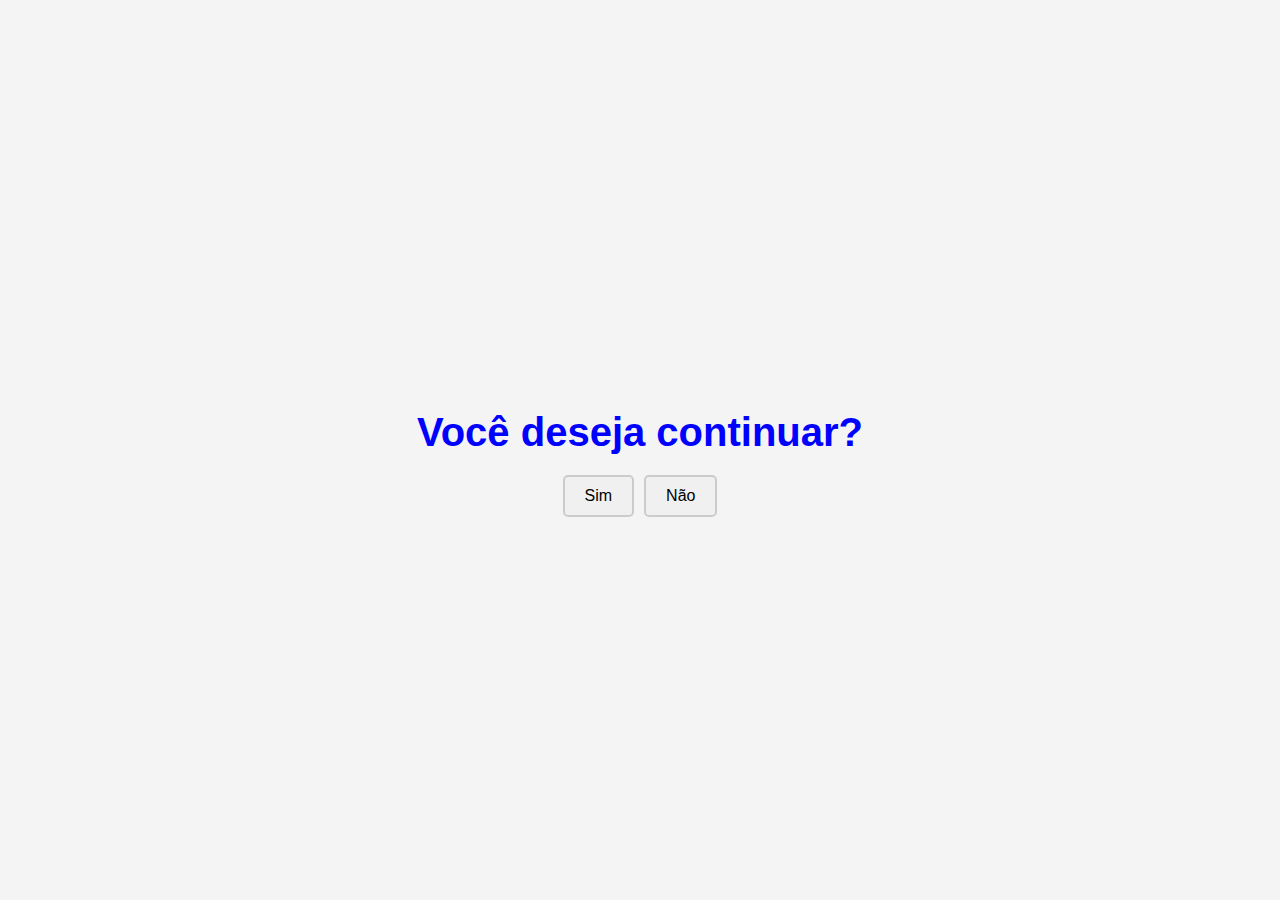
<file: index2.html>
<!DOCTYPE html>
<html lang="pt-BR">
<head>
    <meta charset="UTF-8">
    <meta name="viewport" content="width=device-width, initial-scale=1.0">
    <title>Centralizar Botão</title>
    <style>
        
        body {
            display: flex; 
            justify-content: center; 
            align-items: center; 
            height: 100vh; 
            margin: 0; 
            font-family: Arial, sans-serif; 
            background-color: #f4f4f4; 
            text-align: center;
            color: blue; 
        }

        
        h1 {
            font-size: 2.5rem; 
            margin-bottom: 20px; 
        }

        
        .buttons {
            display: flex;
            gap: 10px;
            justify-content: center;
            margin-top: 20px;
        }

        button {
            padding: 10px 20px;
            font-size: 16px;
            cursor: pointer;
            border: 2px solid #ccc;
            border-radius: 5px;
            background-color: #f0f0f0;
            transition: background-color 0.3s;
        }

        button:hover {
            background-color: #e0e0e0;
        }
    </style>
</head>
<body>
    <div>
        <h1>Você deseja continuar?</h1>
        <div class="buttons">
            <button onclick="window.location.href='index3.html';">Sim</button>
            <button onclick="window.location.href='index.html';">Não</button>
        </div>
    </div>
</body>
</html>
</file>
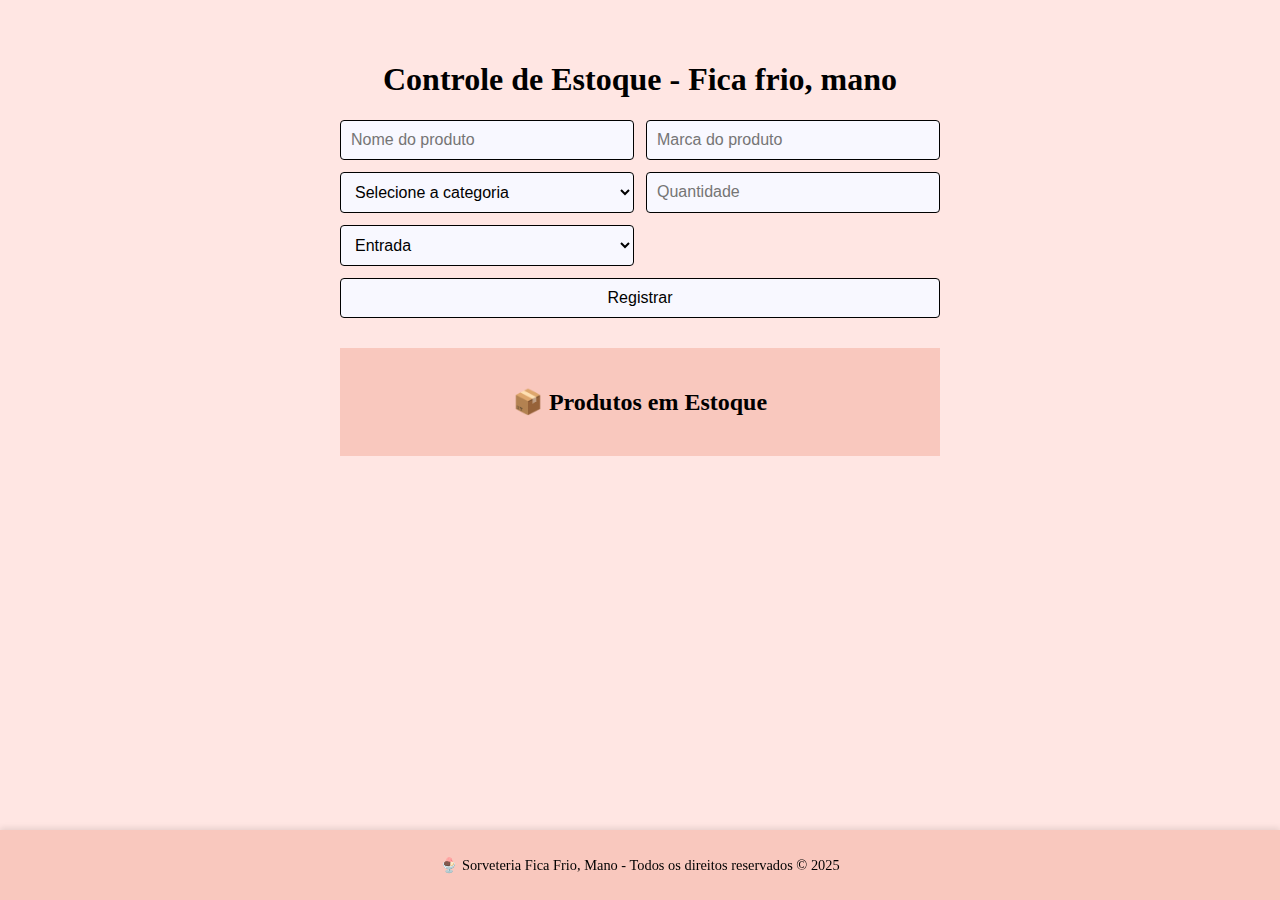
<file: index3.html>
<!DOCTYPE html>
<html lang="pt-br">
<head>
  <meta charset="UTF-8">
  <meta name="viewport" content="width=device-width, initial-scale=1">
  <title>Estoque - Sorveteria</title>
  <style>
    body {
      font-family: 'Times New Roman';
      background: #ffe6e3;
      margin: 0;
      padding: 20px;
      color: #333;
    }

    .container {
      max-width: 600px;
      margin: 0 auto;
      background: none;
      padding: 20px;
      border-radius: 0;
      box-shadow: none;
    }

    h1, h2 {
      text-align: center;
      color: #000000;
    }

    form {
      display: grid;
      grid-template-columns: repeat(2, 1fr);
      gap: 12px;
      margin-bottom: 30px;
    }

    form input, form select, form button {
        padding: 10px;
        font-size: 1rem;
        border: 1px solid black; 
        border-radius: 4px;         
        background: #F8F8FF;        
        outline: none;              
        transition: border-color 0.3s ease;
    }
    form input:focus, form select:focus {
    border-color: #6d59b6;   
    box-shadow: 0 0 5px #6d59b6;
    }
    button {
      background-color: #F8F8FF;
      color: #000000;
      grid-column: span 2;
      cursor: pointer;
    }

    button:hover {
      background-color: #f9c8be;
    }

    .estoque-container {
      background: #f9c8be;
      padding: 20px;
      border-radius: 0;
    }

    .categoria {
      margin-bottom: 25px;
      background: #F8F8FF;
      border-radius: 0;
      padding: 10px 15px;
    }

    .categoria h3 {
      margin-top: 0;
      color: #000000;
    }

    ul {
      list-style: disc inside;
      padding-left: 20px;
      margin: 10px 0 0 0;
    }

    li {
      margin: 5px 0;
      background: #f9c8be;
      padding: 8px;
      border-radius: 8px;
      display: flex;
      justify-content: space-between;
      align-items: center;
      color: #444;
    }

    .alerta {
      background: #ffe4e4;
      border: 1px solid #ff6a6a;
      padding: 10px;
      margin-top: 10px;
      border-radius: 8px;
      color: #b30000;
      font-weight: bold;
    }
    .rodape {
  position: fixed;
  bottom: 0;
  left: 0;
  width: 100%;
  background-color: #f9c8be;
  color: #000000;
  text-align: center;
  padding: 12px 0;
  font-size: 0.9rem;
  box-shadow: 0 -2px 6px rgba(0, 0, 0, 0.1);
}
  </style>
</head>
<body>
  <div class="container">
    <h1>Controle de Estoque - Fica frio, mano</h1>

    <form id="formulario">
      <input type="text" id="nome" placeholder="Nome do produto" required aria-label="Nome do produto">
      <input type="text" id="marca" placeholder="Marca do produto" required aria-label="Marca do produto">
      
      <select id="categoria" required aria-label="Categoria">
        <option value="">Selecione a categoria</option>
        <option value="Sorvetes">Sorvetes</option>
        <option value="Caldas">Caldas</option>
        <option value="Confetes">Confetes</option>
        <option value="Embalagens Plásticas">Embalagens Plásticas</option>
        <option value="Casquinhas">Casquinhas</option>
      </select>

      <input type="number" id="quantidade" placeholder="Quantidade" required min="1" aria-label="Quantidade">

      <select id="tipo" aria-label="Tipo de movimentação">
        <option value="entrada">Entrada</option>
        <option value="saida">Saída</option>
      </select>

      <button type="submit">Registrar</button>
    </form>

    <div class="estoque-container">
      <h2>📦 Produtos em Estoque</h2>
      <div id="estoque"></div>
      <div id="alertas"></div>
    </div>
  </div>

  <script>
    const formulario = document.getElementById('formulario');
    const estoqueContainer = document.getElementById('estoque');
    const alertasDiv = document.getElementById('alertas');
    let produtos = [];

    formulario.addEventListener('submit', (e) => {
      e.preventDefault();

      const nome = document.getElementById('nome').value.trim();
      const marca = document.getElementById('marca').value.trim();
      const categoria = document.getElementById('categoria').value;
      const quantidade = parseInt(document.getElementById('quantidade').value);
      const tipo = document.getElementById('tipo').value;

      if (!nome || !marca || !categoria || quantidade <= 0 || isNaN(quantidade)) return;

      const chave = nome.toLowerCase() + '-' + categoria.toLowerCase();
      let existente = produtos.find(p => p.chave === chave);

      if (!existente) {
        existente = {
          chave,
          nome,
          marca,
          categoria,
          quantidade: 0
        };
        produtos.push(existente);
      }

      if (tipo === 'entrada') {
        existente.quantidade += quantidade;
      } else {
        existente.quantidade = Math.max(0, existente.quantidade - quantidade);
      }

      atualizarEstoque();
      verificarEstoqueZerado();
      formulario.reset();
    });

    function atualizarEstoque() {
      estoqueContainer.innerHTML = '';

      const categorias = [...new Set(produtos.map(p => p.categoria))].sort();

      categorias.forEach(categoria => {
        const divCategoria = document.createElement('div');
        divCategoria.className = 'categoria';

        const titulo = document.createElement('h3');
        titulo.textContent = categoria;
        divCategoria.appendChild(titulo);

        const ul = document.createElement('ul');

        const itens = produtos
          .filter(p => p.categoria === categoria)
          .sort((a, b) => a.nome.localeCompare(b.nome));

        itens.forEach(produto => {
          const li = document.createElement('li');
          li.innerHTML = `
            <span><strong>${produto.nome}</strong> (${produto.marca})</span>
            <span>${produto.quantidade} und</span>
          `;
          ul.appendChild(li);
        });

        divCategoria.appendChild(ul);
        estoqueContainer.appendChild(divCategoria);
      });
    }

    function verificarEstoqueZerado() {
      alertasDiv.innerHTML = '';

      const esgotados = produtos.filter(p => p.quantidade === 0);

      esgotados.forEach(produto => {
        const alerta = document.createElement('div');
        alerta.className = 'alerta';
        alerta.textContent = `⚠️ O produto "${produto.nome}" da categoria "${produto.categoria}" está esgotado e precisa ser recolocado no estoque!`;
        alertasDiv.appendChild(alerta);
      });
    }
  </script>
</body>
<footer class="rodape">
  <p>🍨 Sorveteria Fica Frio, Mano - Todos os direitos reservados © 2025</p>
</footer>
</html>
</file>
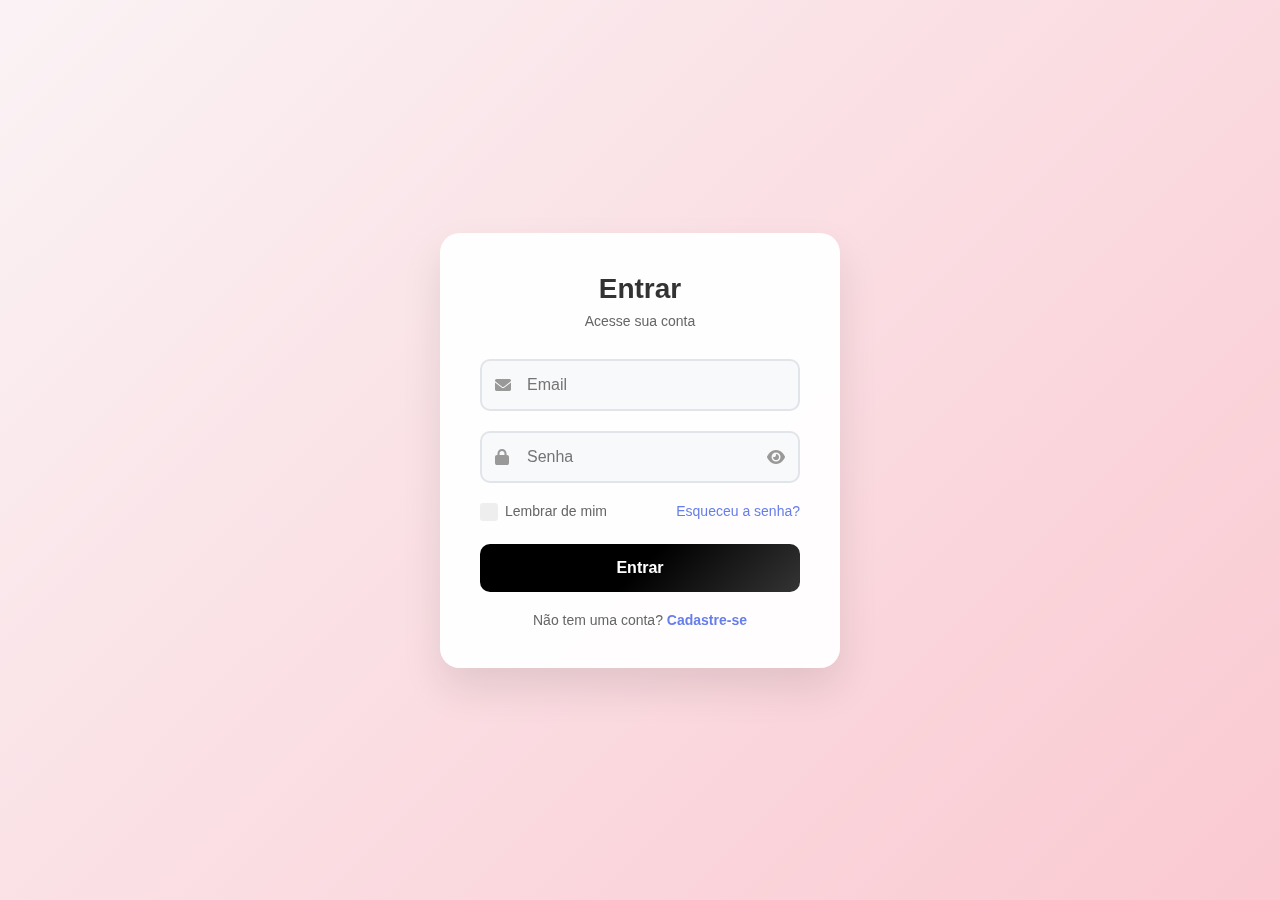
<file: loja1.html>
<!DOCTYPE html>
<html lang="pt-BR">
<head>
    <meta charset="UTF-8">
    <meta name="viewport" content="width=device-width, initial-scale=1.0">
    <title>Sistema de Login</title>
    <link rel="stylesheet" href="loja2.css">
    <link href="https://cdnjs.cloudflare.com/ajax/libs/font-awesome/6.0.0/css/all.min.css" rel="stylesheet">
</head>
<body>
    <div class="container">
        <div class="form-container" id="loginContainer">
            <div class="form-header">
                <h2>Entrar</h2>
                <p>Acesse sua conta</p>
            </div>
            
            <form id="loginForm">
                <div class="input-group">
                    <i class="fas fa-envelope"></i>
                    <input type="email" id="loginEmail" placeholder="Email" required>
                </div>
                
                <div class="input-group">
                    <i class="fas fa-lock"></i>
                    <input type="password" id="loginPassword" placeholder="Senha" required>
                    <i class="fas fa-eye toggle-password" onclick="togglePassword('loginPassword')"></i>
                </div>
                
                <div class="form-options">
                    <label class="checkbox-container">
                        <input type="checkbox" id="rememberMe">
                        <span class="checkmark"></span>
                        Lembrar de mim
                    </label>
                    <a href="#" class="forgot-password">Esqueceu a senha?</a>
                </div>
                
                <button type="submit" class="btn-primary">Entrar</button>
                
                <div class="form-footer">
                    <p>Não tem uma conta? <a href="#" onclick="showRegister()">Cadastre-se</a></p>
                </div>
            </form>
        </div>

        <div class="form-container hidden" id="registerContainer">
            <div class="form-header">
                <h2>Cadastrar</h2>
                <p>Crie sua conta</p>
            </div>
            
            <form id="registerForm">
                <div class="input-group">
                    <i class="fas fa-user"></i>
                    <input type="text" id="registerName" placeholder="Nome completo" required>
                </div>
                
                <div class="input-group">
                    <i class="fas fa-envelope"></i>
                    <input type="email" id="registerEmail" placeholder="Email" required>
                </div>
                
                <div class="input-group">
                    <i class="fas fa-lock"></i>
                    <input type="password" id="registerPassword" placeholder="Senha" required>
                    <i class="fas fa-eye toggle-password" onclick="togglePassword('registerPassword')"></i>
                </div>
                
                <div class="input-group">
                    <i class="fas fa-lock"></i>
                    <input type="password" id="confirmPassword" placeholder="Confirmar senha" required>
                    <i class="fas fa-eye toggle-password" onclick="togglePassword('confirmPassword')"></i>
                </div>
                
                <div class="form-options">
                    <label class="checkbox-container">
                        <input type="checkbox" id="acceptTerms" required>
                        <span class="checkmark"></span>
                        Aceito os <a href="#">termos de uso</a>
                    </label>
                </div>
                
                <button type="submit" class="btn-primary">Cadastrar</button>
                
                <div class="form-footer">
                    <p>Já tem uma conta? <a href="#" onclick="showLogin()">Faça login</a></p>
                </div>
            </form>
        </div>
    </div>

    <div id="notification" class="notification"></div>

    <script src="loja3.js"></script>
</body>
</html>
</file>
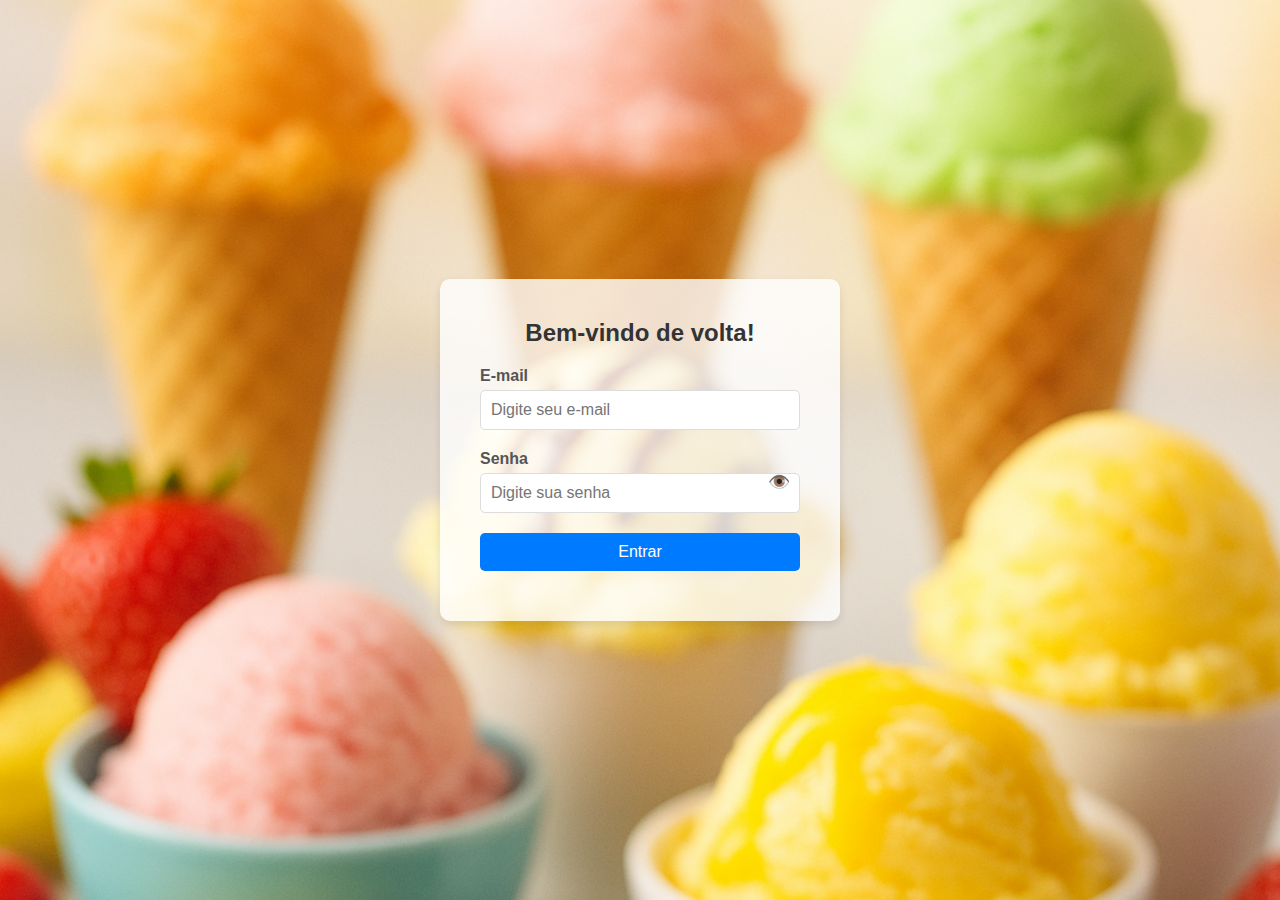
<file: sitesorveteria.html>
<!DOCTYPE html>
<html lang="pt-BR">
<head>
  <meta charset="UTF-8">
  <meta name="viewport" content="width=device-width, initial-scale=1.0">
  <title>Login - Sorveteria</title>
  <link rel="stylesheet" href="index.css">
  <script src="index.js" defer></script>
</head>
<body>
  <div class="login-container">
    <form id="loginForm" class="login-form">
      <h2>Bem-vindo de  volta!</h2>
      <div class="input-group">
        <label for="email">E-mail</label>
        <input type="email" id="email" placeholder="Digite seu e-mail" required>
      </div>
      <div class="input-group password-group">
        <label for="password">Senha</label>
        <input type="password" id="password" placeholder="Digite sua senha" required>
        <span id="togglePassword" class="eye-icon">👁️</span>
      </div>
      <button type="submit" class="btn">Entrar</button>
      <p class="error-message" id="errorMessage"></p>
    </form>
  </div>
</body>
</html>
</file>
<file: loja2.css>
* {
    margin: 0;
    padding: 0;
    box-sizing: border-box;
}

body {
    font-family: 'Segoe UI', Tahoma, Geneva, Verdana, sans-serif;
    background: linear-gradient(135deg, rgb(250, 243, 245) 0%,   rgb(250, 201, 209) 100%);
    min-height: 100vh;
    display: flex;
    align-items: center;
    justify-content: center;
    padding: 20px;
}

.container {
    width: 100%;
    max-width: 400px;
    position: relative;
}

.form-container {
    background: rgba(255, 255, 255, 0.95);
    backdrop-filter: blur(10px);
    border-radius: 20px;
    padding: 40px;
    box-shadow: 0 20px 40px rgba(0, 0, 0, 0.1);
    transition: all 0.3s ease;
}

.form-container.hidden {
    display: none;
}

.form-header {
    text-align: center;
    margin-bottom: 30px;
}

.form-header h2 {
    color: #333;
    font-size: 28px;
    font-weight: 600;
    margin-bottom: 8px;
}

.form-header p {
    color: #666;
    font-size: 14px;
}

.input-group {
    position: relative;
    margin-bottom: 20px;
}

.input-group i {
    position: absolute;
    left: 15px;
    top: 50%;
    transform: translateY(-50%);
    color: #999;
    font-size: 16px;
}

.input-group input {
    width: 100%;
    padding: 15px 15px 15px 45px;
    border: 2px solid #e1e5e9;
    border-radius: 10px;
    font-size: 16px;
    transition: all 0.3s ease;
    background: #f8f9fa;
}

.input-group input:focus {
    outline: none;
    border-color: #667eea;
    background: white;
    box-shadow: 0 0 0 3px rgba(102, 126, 234, 0.1);
}

.toggle-password {
    right: 15px !important;
    left: auto !important;
    cursor: pointer;
    color: #999 !important;
    transition: color 0.3s ease;
}

.toggle-password:hover {
    color: #667eea !important;
}

.form-options {
    display: flex;
    justify-content: space-between;
    align-items: center;
    margin-bottom: 25px;
    font-size: 14px;
}

.checkbox-container {
    display: flex;
    align-items: center;
    cursor: pointer;
    color: #666;
}

.checkbox-container input {
    margin-right: 8px;
}

.forgot-password {
    color: #667eea;
    text-decoration: none;
    transition: color 0.3s ease;
}

.forgot-password:hover {
    color: #764ba2;
}

.btn-primary {
    width: 100%;
    padding: 15px;
    background: linear-gradient(135deg, #000000 50%, #343434 100%);
    color: white;
    border: none;
    border-radius: 10px;
    font-size: 16px;
    font-weight: 600;
    cursor: pointer;
    transition: all 0.3s ease;
    margin-bottom: 20px;
}

.btn-primary:hover {
    transform: translateY(-2px);
    box-shadow: 0 10px 20px rgba(234, 102, 194, 0.3);
}

.btn-primary:active {
    transform: translateY(0);
}

.form-footer {
    text-align: center;
}

.form-footer p {
    color: #666;
    font-size: 14px;
}

.form-footer a {
    color: #667eea;
    text-decoration: none;
    font-weight: 600;
}

.form-footer a:hover {
    color: #a24b69;
}

/* Notification Styles */
.notification {
    position: fixed;
    top: 20px;
    right: 20px;
    padding: 15px 20px;
    border-radius: 10px;
    color: white;
    font-weight: 600;
    transform: translateX(400px);
    transition: all 0.3s ease;
    z-index: 1000;
}

.notification.show {
    transform: translateX(0);
}

.notification.success {
    background: #4caf50;
}

.notification.error {
    background: #f44336;
}

.notification.warning {
    background: #ff9800;
}

/* Loading Animation */
.loading {
    display: inline-block;
    width: 20px;
    height: 20px;
    border: 3px solid rgba(255,255,255,.3);
    border-radius: 50%;
    border-top-color: #fff;
    animation: spin 1s ease-in-out infinite;
    margin-right: 10px;
}

@keyframes spin {
    to { transform: rotate(360deg); }
}

/* Responsive Design */
@media (max-width: 480px) {
    .container {
        padding: 0 10px;
    }
    
    .form-container {
        padding: 30px 20px;
    }
    
    .form-options {
        flex-direction: column;
        gap: 10px;
        align-items: flex-start;
    }
}

/* Animations */
@keyframes fadeIn {
    from {
        opacity: 0;
        transform: translateY(20px);
    }
    to {
        opacity: 1;
        transform: translateY(0);
    }
}

.form-container {
    animation: fadeIn 0.5s ease;
}

/* Custom Checkbox */
.checkbox-container {
    position: relative;
    padding-left: 25px;
    cursor: pointer;
    font-size: 14px;
    user-select: none;
}

.checkbox-container input {
    position: absolute;
    opacity: 0;
    cursor: pointer;
    height: 0;
    width: 0;
}

.checkmark {
    position: absolute;
    top: 0;
    left: 0;
    height: 18px;
    width: 18px;
    background-color: #eee;
    border-radius: 3px;
    transition: all 0.3s ease;
}

.checkbox-container:hover input ~ .checkmark {
    background-color: #ccc;
}

.checkbox-container input:checked ~ .checkmark {
    background-color: #667eea;
}

.checkmark:after {
    content: "";
    position: absolute;
    display: none;
}

.checkbox-container input:checked ~ .checkmark:after {
    display: block;
}

.checkbox-container .checkmark:after {
    left: 6px;
    top: 2px;
    width: 5px;
    height: 10px;
    border: solid white;
    border-width: 0 3px 3px 0;
    transform: rotate(45deg);
}
</file>
<file: index.css>
* {
  margin: 0;
  padding: 0;
  box-sizing: border-box;
  font-family: 'Arial', sans-serif;
}

body {
  display: flex;
  justify-content: center;
  align-items: center;
  height: 100vh;
  background: #f9bfbf;
  background-size: cover;
  background-position: center;
  background-image: url('svt.jpg.png');
}

.login-container {
  background: rgba(255, 255, 255, 0.8);
  padding: 40px;
  border-radius: 10px;
  box-shadow: 0 4px 8px rgba(0, 0, 0, 0.1);
  width: 100%;
  max-width: 400px;
}

h2 {
  text-align: center;
  margin-bottom: 20px;
  color: #333;
}

.input-group {
  margin-bottom: 20px;
}

label {
  display: block;
  margin-bottom: 5px;
  font-weight: bold;
  color: #555;
}

input {
  width: 100%;
  padding: 10px;
  border: 1px solid #ddd;
  border-radius: 5px;
  font-size: 16px;
}

input:focus {
  border-color: #007bff;
  outline: none;
}

.password-group {
  position: relative;
}

.eye-icon {
  position: absolute;
  top: 50%;
  right: 10px;
  transform: translateY(-50%);
  cursor: pointer;
  font-size: 18px;
}

button {
  width: 100%;
  padding: 10px;
  background: #007bff;
  border: none;
  border-radius: 5px;
  color: #fff;
  font-size: 16px;
  cursor: pointer;
  transition: background 0.3s;
}

button:hover {
  background: #0056b3;
}

.error-message {
  color: red;
  font-size: 14px;
  text-align: center;
  margin-top: 10px;
}
</file>
